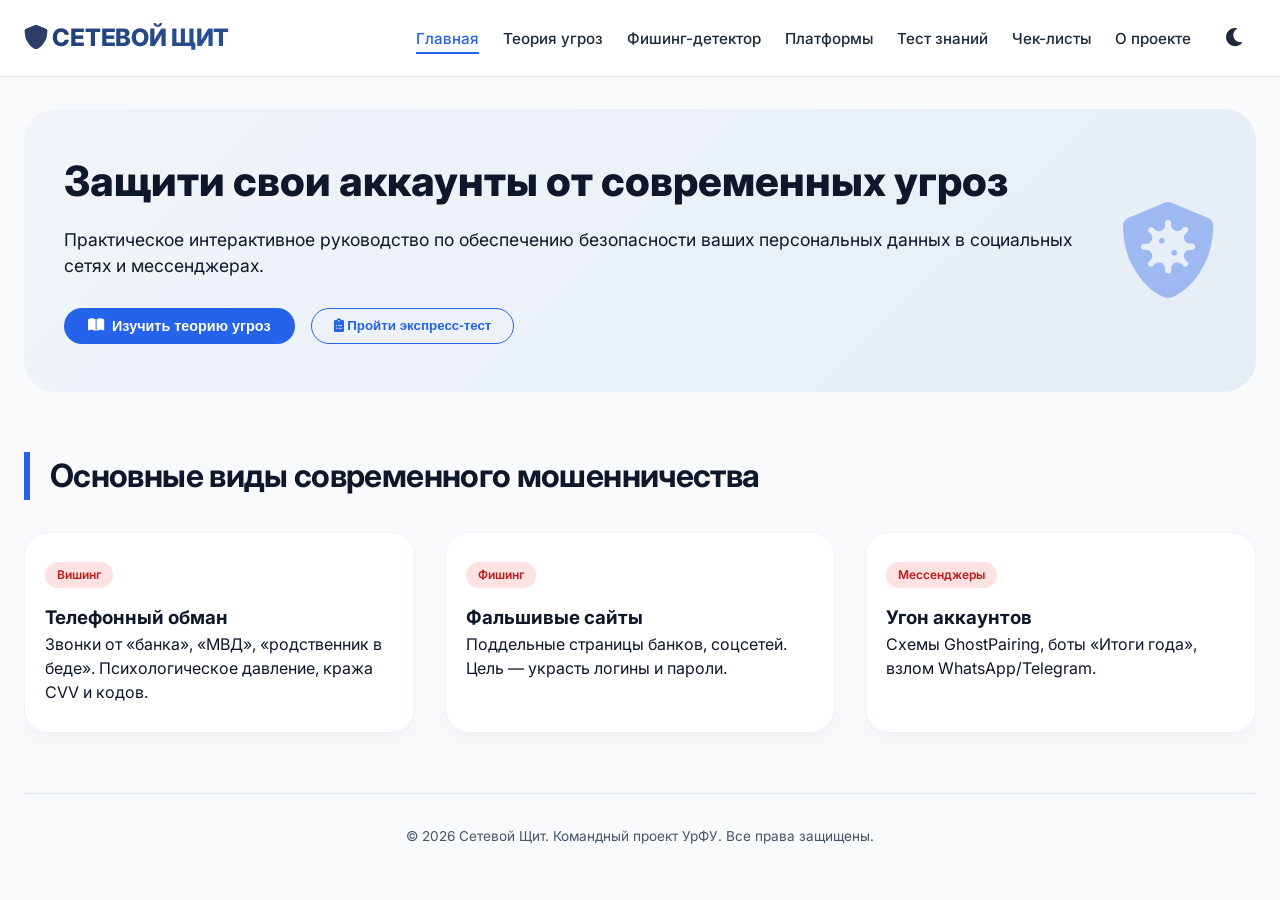
<file: index.html>
<!DOCTYPE html>
<html lang="ru">
<head>
    <meta charset="UTF-8">
    <meta name="viewport" content="width=device-width, initial-scale=1.0, user-scalable=yes">
    <title>Сетевой Щит | Защита аккаунтов от киберугроз</title>
    <link rel="stylesheet" href="css/style.css">
    <link href="https://fonts.googleapis.com/css2?family=Inter:opsz,wght@14..32,300;14..32,400;14..32,500;14..32,600;14..32,700;14..32,800&display=swap" rel="stylesheet">
    <link rel="stylesheet" href="https://cdnjs.cloudflare.com/ajax/libs/font-awesome/6.0.0-beta3/css/all.min.css">

</head>
<body>
<header class="header">
    <div class="container nav-bar">
        <div class="logo"><i class="fas fa-shield-alt"></i> СЕТЕВОЙ ЩИТ</div>
        <ul class="nav-links" id="navMenu">
            <li><a href="#" data-page="home" class="active">Главная</a></li>
            <li><a href="#" data-page="theory">Теория угроз</a></li>
            <li><a href="#" data-page="phishdetector">Фишинг-детектор</a></li>
            <li><a href="#" data-page="platforms">Платформы</a></li>
            <li><a href="#" data-page="quiz">Тест знаний</a></li>
            <li><a href="#" data-page="checklists">Чек-листы</a></li>
            <li><a href="#" data-page="about">О проекте</a></li>
            <li><button class="theme-toggle" id="darkModeToggle"><i class="fas fa-moon"></i></button></li>
        </ul>
    </div>
</header>

<main class="container">
    <!-- ГЛАВНАЯ СТРАНИЦА -->
    <div id="home-page">
        <div class="hero">
            <div style="flex:1">
                <h1>Защити свои аккаунты от современных угроз</h1>
                <p style="font-size:1.1rem; margin-top: 12px;">Практическое интерактивное руководство по обеспечению безопасности ваших персональных данных в социальных сетях и мессенджерах.</p>
                <div class="hero-buttons">
                    <button class="btn-primary" id="heroTheoryBtn"><i class="fas fa-book-open"></i> Изучить теорию угроз</button>
                    <button class="btn-outline" id="heroQuizBtn"><i class="fas fa-clipboard-list"></i> Пройти экспресс-тест</button>
                </div>
            </div>
            <div><i class="fas fa-shield-virus" style="font-size: 6rem; color:#2563eb60;"></i></div>
        </div>

        <section>
            <h2 class="section-title">Основные виды современного мошенничества</h2>
            <div class="grid-3">
                <div class="threat-card"><div class="badge">Вишинг</div><h3>Телефонный обман</h3><p>Звонки от «банка», «МВД», «родственник в беде». Психологическое давление, кража CVV и кодов.</p></div>
                <div class="threat-card"><div class="badge">Фишинг</div><h3>Фальшивые сайты</h3><p>Поддельные страницы банков, соцсетей. Цель — украсть логины и пароли.</p></div>
                <div class="threat-card"><div class="badge">Мессенджеры</div><h3>Угон аккаунтов</h3><p>Схемы GhostPairing, боты «Итоги года», взлом WhatsApp/Telegram.</p></div>
            </div>
        </section>
    </div>

    <!-- ТЕОРИЯ УГРОЗ -->
    <div id="theory-page" class="hidden-page">
        <section>
            <h2 class="section-title">Виды киберугроз и тактики обмана 2025-2026</h2>
            <div class="grid-3" style="margin-bottom: 40px;">
                <div class="threat-card"><h3>📞 Телефонный фрод (Вишинг)</h3><p>Самый массовый вид. Представляются сотрудниками банка, ЦБ, полиции. Требуют перевести деньги на "безопасный счет".</p></div>
                <div class="threat-card"><h3>💰 Лже-инвестиции</h3><p>Обещают баснословную прибыль на крипте. Демо-счет успешен, а после ввода реальных денег — исчезают.</p></div>
                <div class="threat-card"><h3>👤 Угон аккаунтов друзей</h3><p>Взломанные страницы рассылают просьбы занять деньги. Всегда перепроверяйте лично.</p></div>
            </div>
            <div class="phish-table">
                <table>
                    <thead><tr><th>Признак подделки</th><th>Описание и пример уловки</th></tr></thead>
                    <tbody>
                        <tr><td>Искажение доменной зоны</td><td>Правильно: online.sberbank.ru — Фейк: sberbank-online.ru</td></tr>
                        <tr><td>Подмена созвучных букв</td><td>Правильно: instagram.com — Фейк: instagrram.com</td></tr>
                        <tr><td>Протокол HTTP (нет замка)</td><td>Использование незащищенного соединения HTTP. Отсутствие SSL.</td></tr>
                        <tr><td>Требование немедленного ввода</td><td>Всплывающие формы: просят CVV, PIN, СМС-пароль. Настоящие сервисы так не делают.</td></tr>
                    </tbody>
                </table>
            </div>
            <div style="margin-top: 32px; background:#eef2ff; border-radius: 24px; padding: 24px;" class="theory-tip">
                <h3>🛡️ Как защититься: двухфакторная аутентификация, менеджеры паролей, правило нулевого доверия</h3>
                <p>Всегда проверяйте адресную строку, никому не сообщайте коды из СМС. Включите 2FA везде, где возможно (Госуслуги, почта, соцсети). Используйте антивирус с веб-защитой.</p>
            </div>
        </section>
    </div>

    <!-- ФИШИНГ-ДЕТЕКТОР -->
    <div id="phishdetector-page" class="hidden-page">
        <section>
            <h2 class="section-title">Фишинговые сайты и доменные имена</h2>
            <div class="phish-table">
                <table>
                    <thead><tr><th>Признак подделки</th><th>Описание и пример уловки</th></tr></thead>
                    <tbody>
                        <tr><td>Искажение доменной зоны</td><td>Правильно: online.sberbank.ru  Фейк: sberbank-online.ru</td></tr>
                        <tr><td>Подмена созвучных букв</td><td>Правильно: instagram.com  Фейк: instagrram.com</td></tr>
                        <tr><td>Протокол передачи данных</td><td>Использование незащищенного соединения HTTP. Отсутствие SSL сертификата безопасности.</td></tr>
                        <tr><td>Требование немедленного ввода</td><td>Всплывающие формы, требующие указать CVV-код, PIN-код или одноразовый СМС-пароль.</td></tr>
                    </tbody>
                </table>
            </div>
            <div style="margin-top: 24px;"><p><strong>Совет:</strong> всегда проверяйте домен до последней косой черты. Используйте менеджеры паролей — они автоматически подставят пароль только на правильном сайте.</p></div>
        </section>
    </div>

    <!-- ПЛАТФОРМЫ -->
    <div id="platforms-page" class="hidden-page">
        <section>
            <h2 class="section-title">Уязвимости популярных платформ</h2>
            <div class="grid-3">
                <div class="platform-card"><h3><i class="fab fa-whatsapp"></i> WhatsApp</h3><p><strong>GhostPairing:</strong> Привязка чужого устройства через фейковый QR-код. <br> <strong>Установочные APK</strong> под видом обновлений.</p><div class="toggle-status">Двухшаговая проверка: Включено</div><button class="btn-outline" id="whatsappMoreBtn">Изучить защиту</button></div>
                <div class="platform-card"><h3><i class="fab fa-telegram"></i> Telegram</h3><p>Боты «Итоги Года» воруют пароли. Модифицированные приложения крадут доступ. <strong>Облачный пароль</strong> спасёт аккаунт.</p><div class="toggle-status">Облачный пароль: Не задан</div><button class="btn-outline" id="telegramMoreBtn">Изучить защиту</button></div>
                <div class="platform-card"><h3><i class="fab fa-vk"></i> ВКонтакте</h3><p>OSINT-сбор данных, дипфейки, звонки от «доставки». Рекомендуем закрытый профиль.</p><div class="toggle-status">Тип профиля: Открытый (публичный)</div><button class="btn-outline" id="vkMoreBtn">Изучить защиту</button></div>
            </div>
            <div id="platformDetail" style="margin-top: 40px; background:#f1f5f9; border-radius: 32px; padding: 24px;"></div>
        </section>
    </div>

    <!-- ТЕСТ ЗНАНИЙ -->
    <div id="quiz-page" class="hidden-page">
        <section>
            <div class="quiz-card">
                <h2><i class="fas fa-brain"></i> Проверьте вашу бдительность</h2>
                <p>Пройдите быстрый интерактивный тест на знание основ цифровой гигиены.</p>
                <div id="quizContainer"></div>
                <div id="quizResult" style="margin-top: 20px; font-weight: bold;"></div>
            </div>
        </section>
    </div>

    <!-- ЧЕК-ЛИСТЫ -->
    <div id="checklists-page" class="hidden-page">
        <section>
            <h2 class="section-title">Интерактивный Чек-лист безопасности</h2>
            <div class="checklist-grid">
                <div class="progress-card">
                    <h3>Ваш общий прогресс</h3>
                    <div class="progress-bar"><div class="progress-fill" id="checklistFill"></div></div>
                    <p id="progressPercent">0%</p>
                    <p>Выполните все действия из списка справа, чтобы обеспечить 100% готовность к угрозам.</p>
                </div>
                <div class="tasks-list" id="checklistTasks"></div>
            </div>
        </section>
    </div>

    <!-- О ПРОЕКТЕ -->
    <div id="about-page" class="hidden-page">
        <section style="text-align: center;">
            <h2 class="section-title">Разработчики проекта</h2>
            <p>Проект создан студентами 1 курса УрФУ (Екатеринбург, 2026 год).</p>
            <div class="grid-3" style="margin: 40px 0;">
                <div><i class="fas fa-pen-fancy fa-2x"></i><h3>Водовозова Алёна Эдуардовна</h3><p>Тимлид и Аналитик</p></div>
                <div><i class="fas fa-scroll fa-2x"></i><h3>Кривоногов Константин Васильевич</h3><p>Сценарист / Инфо</p></div>
                <div><i class="fas fa-palette fa-2x"></i><h3>Шоуки Ахмед Али Ахмед</h3><p>Дизайнер</p></div>
                <div><i class="fas fa-code fa-2x"></i><h3>Темуров Аминджон Камолович</h3><p>Разработчик</p></div>
            </div>
            <p><strong>Инструкция:</strong> Все интерактивные элементы функционируют локально. Ваши данные не передаются.</p>
        </section>
    </div>
</main>

<footer>
    <div class="container">© 2026 Сетевой Щит. Командный проект УрФУ. Все права защищены.</div>
</footer>
<script src="js/theme.js"></script>
<script src="js/navigation.js"></script>
<script src="js/quiz.js"></script>
<script src="js/checklist.js"></script>
<script src="js/platform-details.js"></script>
<script src="js/app.js"></script>
</body>
</html>
</file>
<file: css/style.css>
* {
            margin: 0;
            padding: 0;
            box-sizing: border-box;
        }

        body {
            font-family: 'Inter', sans-serif;
            background-color: #f8fafc;
            color: #0f172a;
            line-height: 1.5;
            transition: background-color 0.3s ease, color 0.3s ease;
        }

        /* НОЧНОЙ РЕЖИМ — тёмные тона */
        body.dark {
            background-color: #0f172a;
            color: #e2e8f0;
        }

        body.dark .header {
            background-color: #1e293b;
            border-bottom-color: #334155;
        }

        body.dark .nav-links a {
            color: #cbd5e1;
        }

        body.dark .nav-links a:hover,
        body.dark .nav-links a.active {
            color: #60a5fa;
            border-bottom-color: #60a5fa;
        }

        body.dark .hero {
            background: linear-gradient(135deg, #1e293b 0%, #0f172a 100%);
        }

        body.dark .threat-card,
        body.dark .platform-card,
        body.dark .quiz-card,
        body.dark .check-item,
        body.dark .phish-table table,
        body.dark .phish-table th,
        body.dark .phish-table td {
            background-color: #1e293b;
            border-color: #334155;
            color: #e2e8f0;
        }

        body.dark .phish-table th {
            background-color: #0f172a;
        }

        body.dark .option {
            background-color: #334155;
        }

        body.dark .option.selected {
            background-color: #1e3a8a;
            border-color: #3b82f6;
        }

        body.dark .progress-card {
            background-color: #1e293b;
        }

        body.dark .btn-outline {
            border-color: #60a5fa;
            color: #60a5fa;
        }

        body.dark .btn-outline:hover {
            background-color: #1e3a8a;
        }

        body.dark footer {
            color: #94a3b8;
        }

        body.dark .toggle-status {
            background-color: #065f46;
            color: #86efac;
        }

        body.dark .badge {
            background-color: #7f1d1d;
            color: #fca5a5;
        }

        /* Контейнер */
        .container {
            max-width: 1280px;
            margin: 0 auto;
            padding: 0 24px;
        }

        /* Шапка и навигация */
        .header {
            background-color: #ffffff;
            border-bottom: 1px solid #e2e8f0;
            padding: 20px 0;
            position: sticky;
            top: 0;
            z-index: 100;
            backdrop-filter: blur(8px);
            background-color: rgba(255, 255, 255, 0.95);
            transition: background-color 0.3s ease, border-color 0.3s ease;
        }

        body.dark .header {
            background-color: rgba(30, 41, 59, 0.95);
        }

        .nav-bar {
            display: flex;
            justify-content: space-between;
            align-items: center;
            flex-wrap: wrap;
            gap: 16px;
        }

        .logo {
            font-size: 1.5rem;
            font-weight: 800;
            background: linear-gradient(135deg, #1e3c72, #2a5298);
            background-clip: text;
            -webkit-background-clip: text;
            color: transparent;
            letter-spacing: -0.3px;
        }
        body.dark .logo {
            background: linear-gradient(135deg, #60a5fa, #a78bfa);
            background-clip: text;
            -webkit-background-clip: text;
        }
        .logo i {
            background: none;
            color: #2c3e66;
        }
        body.dark .logo i {
            color: #60a5fa;
        }

        .nav-links {
            display: flex;
            flex-wrap: wrap;
            gap: 24px;
            list-style: none;
            align-items: center;
        }

        .nav-links a {
            text-decoration: none;
            font-weight: 500;
            color: #1e293b;
            transition: 0.2s;
            font-size: 0.95rem;
        }

        .nav-links a:hover, .nav-links a.active {
            color: #2563eb;
            border-bottom: 2px solid #2563eb;
            padding-bottom: 4px;
        }

        /* Переключатель темы */
        .theme-toggle {
            background: none;
            border: none;
            font-size: 1.3rem;
            cursor: pointer;
            padding: 6px 10px;
            border-radius: 40px;
            transition: 0.2s;
            color: #1e293b;
        }
        body.dark .theme-toggle {
            color: #fbbf24;
        }
        .theme-toggle:hover {
            background-color: #e2e8f0;
            transform: scale(1.05);
        }
        body.dark .theme-toggle:hover {
            background-color: #334155;
        }

        /* Кнопки */
        .btn-primary {
            background-color: #2563eb;
            color: white;
            border: none;
            padding: 10px 24px;
            border-radius: 40px;
            font-weight: 600;
            font-size: 0.9rem;
            cursor: pointer;
            transition: 0.2s;
            display: inline-flex;
            align-items: center;
            gap: 8px;
        }
        .btn-primary:hover {
            background-color: #1d4ed8;
            transform: translateY(-2px);
        }
        .btn-outline {
            background: transparent;
            border: 1.5px solid #2563eb;
            color: #2563eb;
            padding: 8px 22px;
            border-radius: 40px;
            font-weight: 600;
            cursor: pointer;
            transition: 0.2s;
        }
        .btn-outline:hover {
            background: #eff6ff;
        }

        /* Секции */
        section {
            padding: 60px 0;
            border-bottom: 1px solid #e2e8f0;
        }
        body.dark section {
            border-bottom-color: #334155;
        }
        .section-title {
            font-size: 2rem;
            font-weight: 700;
            margin-bottom: 32px;
            letter-spacing: -0.02em;
            border-left: 6px solid #2563eb;
            padding-left: 20px;
        }

        /* Герой */
        .hero {
            background: linear-gradient(135deg, #f1f5f9 0%, #e6edf7 100%);
            border-radius: 32px;
            padding: 48px 40px;
            margin-top: 32px;
            display: flex;
            flex-wrap: wrap;
            justify-content: space-between;
            align-items: center;
            gap: 32px;
            transition: background 0.3s ease;
        }
        .hero h1 {
            font-size: 2.6rem;
            font-weight: 800;
            line-height: 1.2;
            margin-bottom: 20px;
        }
        .hero-buttons {
            display: flex;
            gap: 16px;
            margin-top: 28px;
            flex-wrap: wrap;
        }

        /* карточки */
        .grid-3 {
            display: grid;
            grid-template-columns: repeat(auto-fit, minmax(280px, 1fr));
            gap: 30px;
            margin-top: 20px;
        }
        .threat-card {
            background: white;
            border-radius: 24px;
            padding: 28px 20px;
            box-shadow: 0 8px 20px rgba(0,0,0,0.03);
            border: 1px solid #eef2ff;
            transition: 0.2s;
        }
        .badge {
            background: #fee2e2;
            color: #b91c1c;
            padding: 4px 12px;
            border-radius: 40px;
            font-size: 0.75rem;
            font-weight: 600;
            display: inline-block;
            margin-bottom: 16px;
        }

        /* Таблица */
        .phish-table {
            background: white;
            border-radius: 24px;
            overflow-x: auto;
            border: 1px solid #e2e8f0;
        }
        .phish-table table {
            width: 100%;
            border-collapse: collapse;
        }
        .phish-table th, .phish-table td {
            padding: 18px 20px;
            text-align: left;
            border-bottom: 1px solid #eef2ff;
        }
        .phish-table th {
            background: #f8fafc;
            font-weight: 700;
        }

        /* Платформы */
        .platform-card {
            background: white;
            border-radius: 24px;
            padding: 28px;
            box-shadow: 0 4px 12px rgba(0,0,0,0.03);
            border: 1px solid #eef2ff;
        }
        .toggle-status {
            background: #e6f7e6;
            color: #15803d;
            padding: 6px 12px;
            border-radius: 30px;
            font-weight: 600;
            display: inline-block;
            margin: 12px 0;
        }

        /* Квиз */
        .quiz-card {
            background: white;
            border-radius: 28px;
            padding: 32px;
            max-width: 700px;
            margin: 0 auto;
            box-shadow: 0 20px 30px -10px rgba(0,0,0,0.05);
        }
        .option {
            background: #f1f5f9;
            margin: 12px 0;
            padding: 14px 20px;
            border-radius: 60px;
            cursor: pointer;
            transition: 0.1s;
            border: 1px solid transparent;
        }
        .option.selected {
            background: #dbeafe;
            border-color: #2563eb;
            font-weight: 500;
        }
        .quiz-progress {
            font-weight: 600;
            margin-bottom: 20px;
        }

        /* Чек-лист */
        .checklist-grid {
            display: flex;
            flex-wrap: wrap;
            gap: 40px;
            margin-top: 20px;
        }
        .progress-card {
            flex: 1;
            background: #f1f5f9;
            border-radius: 28px;
            padding: 24px;
        }
        .tasks-list {
            flex: 1.5;
        }
        .check-item {
            background: white;
            border-radius: 20px;
            margin-bottom: 16px;
            padding: 16px 20px;
            display: flex;
            align-items: center;
            gap: 14px;
            cursor: pointer;
            border: 1px solid #e2e8f0;
        }
        .check-item input {
            width: 22px;
            height: 22px;
            cursor: pointer;
        }
        .progress-bar {
            background: #e2e8f0;
            border-radius: 20px;
            height: 12px;
            width: 100%;
            margin: 16px 0;
        }
        .progress-fill {
            background: #2563eb;
            width: 0%;
            height: 12px;
            border-radius: 20px;
        }

        footer {
            padding: 32px 0;
            text-align: center;
            color: #475569;
            font-size: 0.85rem;
        }

        @media (max-width: 700px) {
            .nav-bar { flex-direction: column; align-items: start; }
            .hero h1 { font-size: 1.8rem; }
            .section-title { font-size: 1.6rem; }
        }
        .hidden-page {
            display: none;
        }
</file>
